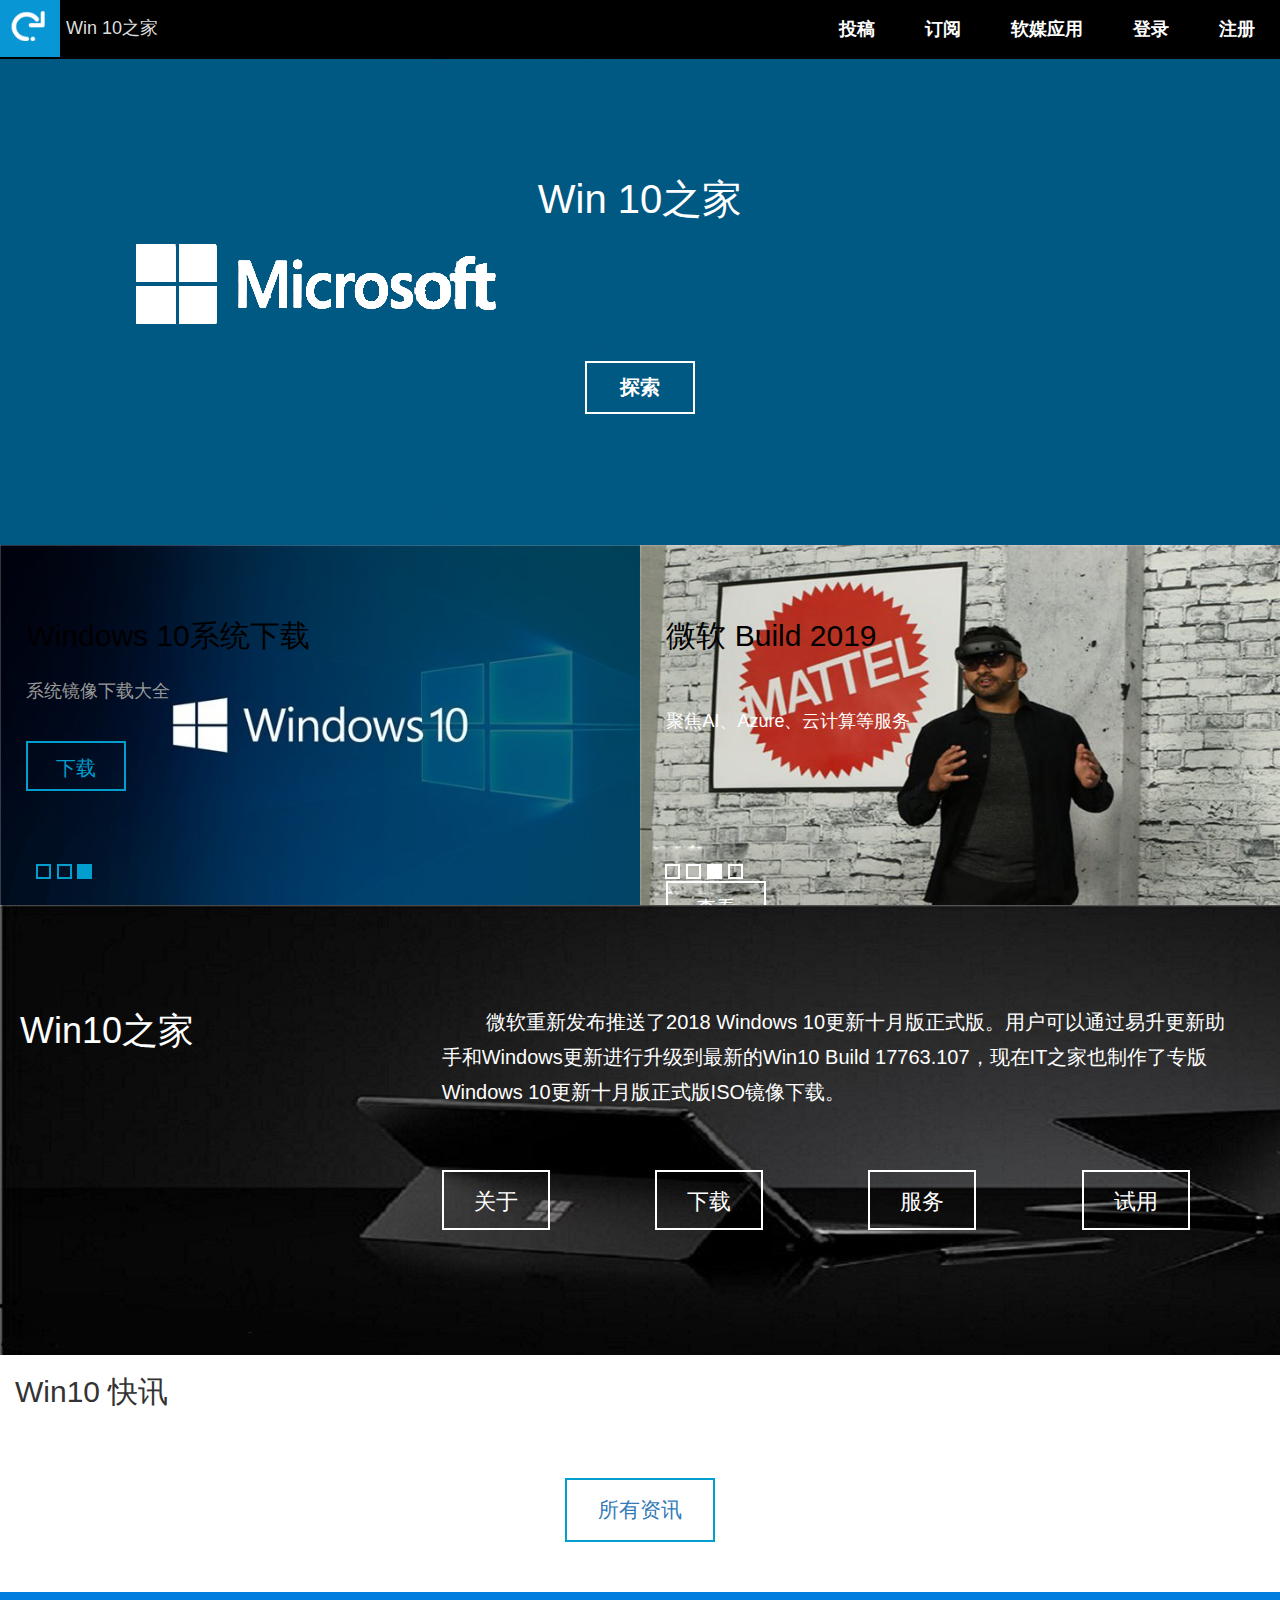
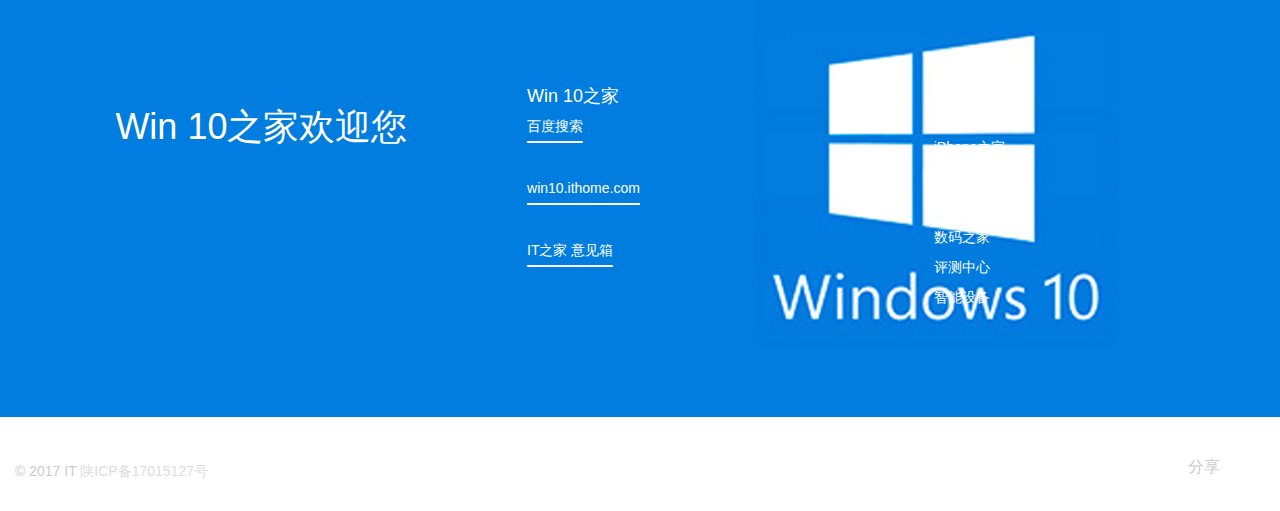
<file: index.html>
<!DOCTYPE html>
<html>
<head lang="en">
    <meta charset="UTF-8">
    <title></title>
    <meta name="viewport"
          content="width=divice-width,initial-scale=1"/>
    <link rel="stylesheet" href="css/b.css">
</head>
<body>
<nav class="navbar navbar-default navbar-fixed-top">
    <div class="container-fluid">
        <div class="navbar-header">
            <button type="button" class="navbar-toggle collapsed" data-toggle="collapse" data-target="#myCol">
                <span class="icon-bar"></span>
                <span class="icon-bar"></span>
                <span class="icon-bar"></span>
            </button>
            <a href="#" class="navbar-brand">
                <img src="imgs/imgs-index/apple-touch-icon-precomposed.png">
                <span>Win 10之家</span>
            </a>
            <div class="bg-logo">
            </div>
        </div>
        <div class="collapse navbar-collapse" id="myCol">
            <ul class="nav navbar-nav navbar-right">
                <li>
                    <a href="https://dyn.ithome.com/tougao/">投稿</a>
                </li>
                <li>
                    <a href="#">订阅</a>
                </li>
                <li>
                    <a href="https://m.ruanmei.com/">软媒应用</a>
                </li>
                <li>
                    <a href="https://my.ruanmei.com/?page=register" class="login">登录</a>
                </li>
                <li>
                    <a href="#" class="register">注册</a>
                </li>
            </ul>
        </div>
    </div>
</nav>
<div class="container-fluid">
    <!--第二部分：宣传图片-->
    <div id="top" class="row">
        <canvas id="c" height="486" width="1903">
        </canvas>
        <div id="inner" class="col-md-12">
            <h1 class="animated zoomIn">Win 10之家</h1>
            <br/>
            <br/>
            <br/>
            <br/>
            <br/>
            <a href="https://win10.ithome.com/">
                <b>探索</b>
                <span></span>
            </a>
        </div>
    </div>
    <!--第三部分：banner广告-->
    <div id="banner" class="row">
        <!--3.1左侧广告-->
        <div id="banner-left" class="carousel slide col-md-6" data-ride="carousel" data-interval="6000">
            <div class="carousel-inner">
                <div class="item">
                    <img src="imgs/imgs-index/5.png" class="img-responsive">
                    <div class="carousel-caption">
                        <h2> Windows 10软件应用</h2>
                        <h4>软件应用下载排名</h4>
                        <a href="https://win10.ithome.com/win10app/">下载</a>
                    </div>
                </div>
                <div class="item active left">
                    <img src="imgs/imgs-index/2.png" class="img-responsive">
                    <div class="carousel-caption">
                        <h2>装机必备软件大全</h2>
                        <h4>为您提供所有您需要的</h4>
                        <a href="https://www.ithome.com/bibei/">查看</a>
                    </div>
                </div>
                <div class="item next left">
                    <img src="imgs/imgs-index/1.png" class="img-responsive">
                    <div class="carousel-caption">
                        <h2> Windows 10系统下载</h2>
                        <h4>系统镜像下载大全</h4>
                        <a href="https://www.ithome.com/0/394/888.htm">下载</a>
                    </div>
                </div>
                <ul class="carousel-indicators">
                    <li data-slide-to="0" data-target="#banner-left" class=""></li>
                    <li data-slide-to="1" data-target="#banner-left" class=""></li>
                    <li data-slide-to="2" data-target="#banner-left" class="active"></li>
                </ul>
            </div>
        </div>
        <!--3.2右侧广告-->
        <div id="banner-right" class="carousel slide col-md-6" data-ride="carousel" data-interval="7000">
            <div class="carousel-inner">
                <div class="item">
                    <img src="imgs/imgs-index/1.jpg" class="img-responsive">
                    <div class="carousel-caption">
                        <h2>Linux 内核5.1系列</h2>
                        <br/><br/><br/><br/><br/><br/><br/><br/><br/><br/>
                        <a href="https://www.ithome.com/0/422/568.htm">探索</a>
                    </div>
                </div>
                <div class="item">
                    <img src="imgs/imgs-index/2.jpg" class="img-responsive">
                    <div class="carousel-caption">
                        <h2>Windows Subsystem for Linux 2（WSL2）</h2>
                        <br/>
                        <h4>为Microsoft Azure构建技术</h4>
                        <br/><br/><br/><br/><br/>
                        <a href="https://www.ithome.com/0/422/564.htm">查看</a>
                    </div>
                </div>
                <div class="item active">
                    <img src="imgs/imgs-index/3.jpg" class="img-responsive">
                    <div class="carousel-caption">
                        <h2>微软 Build 2019</h2>
                        <br/>
                        <h4>聚焦AI、Azure、云计算等服务</h4>
                        <br/><br/><br/><br/><br/>
                        <a href="https://live.ithome.com/item/422552.htm">查看</a>
                    </div>
                </div>
                <div class="item">
                    <img src="imgs/imgs-index/4.jpg" class="img-responsive">
                    <div class="carousel-caption">
                        <h2>Fedora 30正式版发布</h2>
                        <br/>
                        <h4>搭配最新GNOME 3.32</h4>
                        <br/><br/><br/><br/><br/>
                        <a href="https://www.ithome.com/0/421/996.htm">查看</a>
                    </div>
                </div>
                <ul class="carousel-indicators">
                    <li data-slide-to="0" data-target="#banner-right" class=""></li>
                    <li data-slide-to="1" data-target="#banner-right" class=""></li>
                    <li data-slide-to="2" data-target="#banner-right" class="active"></li>
                    <li data-slide-to="3" data-target="#banner-right" class=""></li>
                </ul>
            </div>
        </div>
    </div>
    <!--第四部分：主体部分-->
    <div id="main" class="row">
        <div class="col-md-12">
            <div class="dl-horizontal row">
                <div class="col-md-4 col-xs-12">
                    Win10之家
                </div>
                <div class="col-md-8 col-xs-12">
                    &nbsp;&nbsp;&nbsp;&nbsp;&nbsp;&nbsp;&nbsp;&nbsp;微软重新发布推送了2018 Windows 10更新十月版正式版。用户可以通过易升更新助手和Windows更新进行升级到最新的Win10 Build 17763.107，现在IT之家也制作了专版Windows 10更新十月版正式版ISO镜像下载。
                </div>
            </div>
            <ul class="list-inline row">
                <li class="col-md-2 col-md-offset-4 col-xs-12 col-sm-6"><a href="https://it.ithome.com/">关于</a></li>
                <li class="col-md-2 col-xs-12 col-sm-6"><a href="https://m.ruanmei.com/">下载</a></li>
                <li class="col-md-2 col-xs-12 col-sm-6"><a href="https://it.ithome.com/">服务</a></li>
                <li class="col-md-2 col-xs-12 col-sm-6"><a href="https://it.ithome.com/">试用</a></li>
            </ul>
        </div>
    </div>
    <!--第五部分：主打产品-->
    <div id="popular-bikes" class="row">

        <div class="col-md-12">
            <h2>Win10 快讯</h2>

            <div class="" id="products_hot">
            </div>
            <div class="row">
                <div class="col-md-12">
                    <a href="https://win10.ithome.com/win10news/">所有资讯</a>
                </div>
            </div>
        </div>
    </div>
    <!--第六部分：底部-->
    <div class="store row">
        <div class="col-md-4">
            <h1>Win 10之家欢迎您</h1>
        </div>
        <div class="col-md-4">
            <ul class="list-unstyled">
                <li class="local-map">
                    <h4>Win 10之家<br></h4>
                    <a href="http://www.baidu.com/">百度搜索</a>
                <li>
                    <a href="https://win10.ithome.com/">win10.ithome.com</a>
                </li>
                <li>
                    <a href="https://dyn.ithome.com/tougao/">IT之家 意见箱</a>
                </li>
            </ul>
        </div>
        <div class="col-md-4">
            <ul class="list-unstyled">
                <li>Win10之家</li>
                <li>WP之家</li>
                <li>iPhone之家</li>
                <li>iPad之家</li>
                <li>安卓之家</li>
                <li>数码之家</li>
                <li>评测中心</li>
                <li>智能设备</li>
            </ul>
        </div>
    </div>
    <!--第七部分：拷贝权限问题-->
    <footer class="row">
        <div class="col-md-11 col-xs-12">
            <p>
                © 2017 IT  <a href="#" target="_blank">陕ICP备17015127号</a>
            </p>
        </div>
        <div class="col-md-1 col-xs-12">
            <a>
                分享
                <span></span>
            </a>
            <ul class="list-unstyled">
                <li><b></b><a href="http://im.qq.com/" target="_blank">QQ</a></li>
                <li><b></b><a href="https://wx.qq.com/" target="_blank">微信</a></li>
                <li><b></b><a href="https://weibo.com/" target="_blank">新浪</a></li>
                <li><b></b><a href="http://www.renren.com/" target="_blank">人人</a></li>
                <li><b></b><a href="https://www.douban.com/" target="_blank">豆瓣</a></li>
            </ul>
        </div>
    </footer>
    <script src="js/bootlint.js"></script>
    <script src="js/bootstrap.js"></script>
</div>
</body>
</html>
</file>
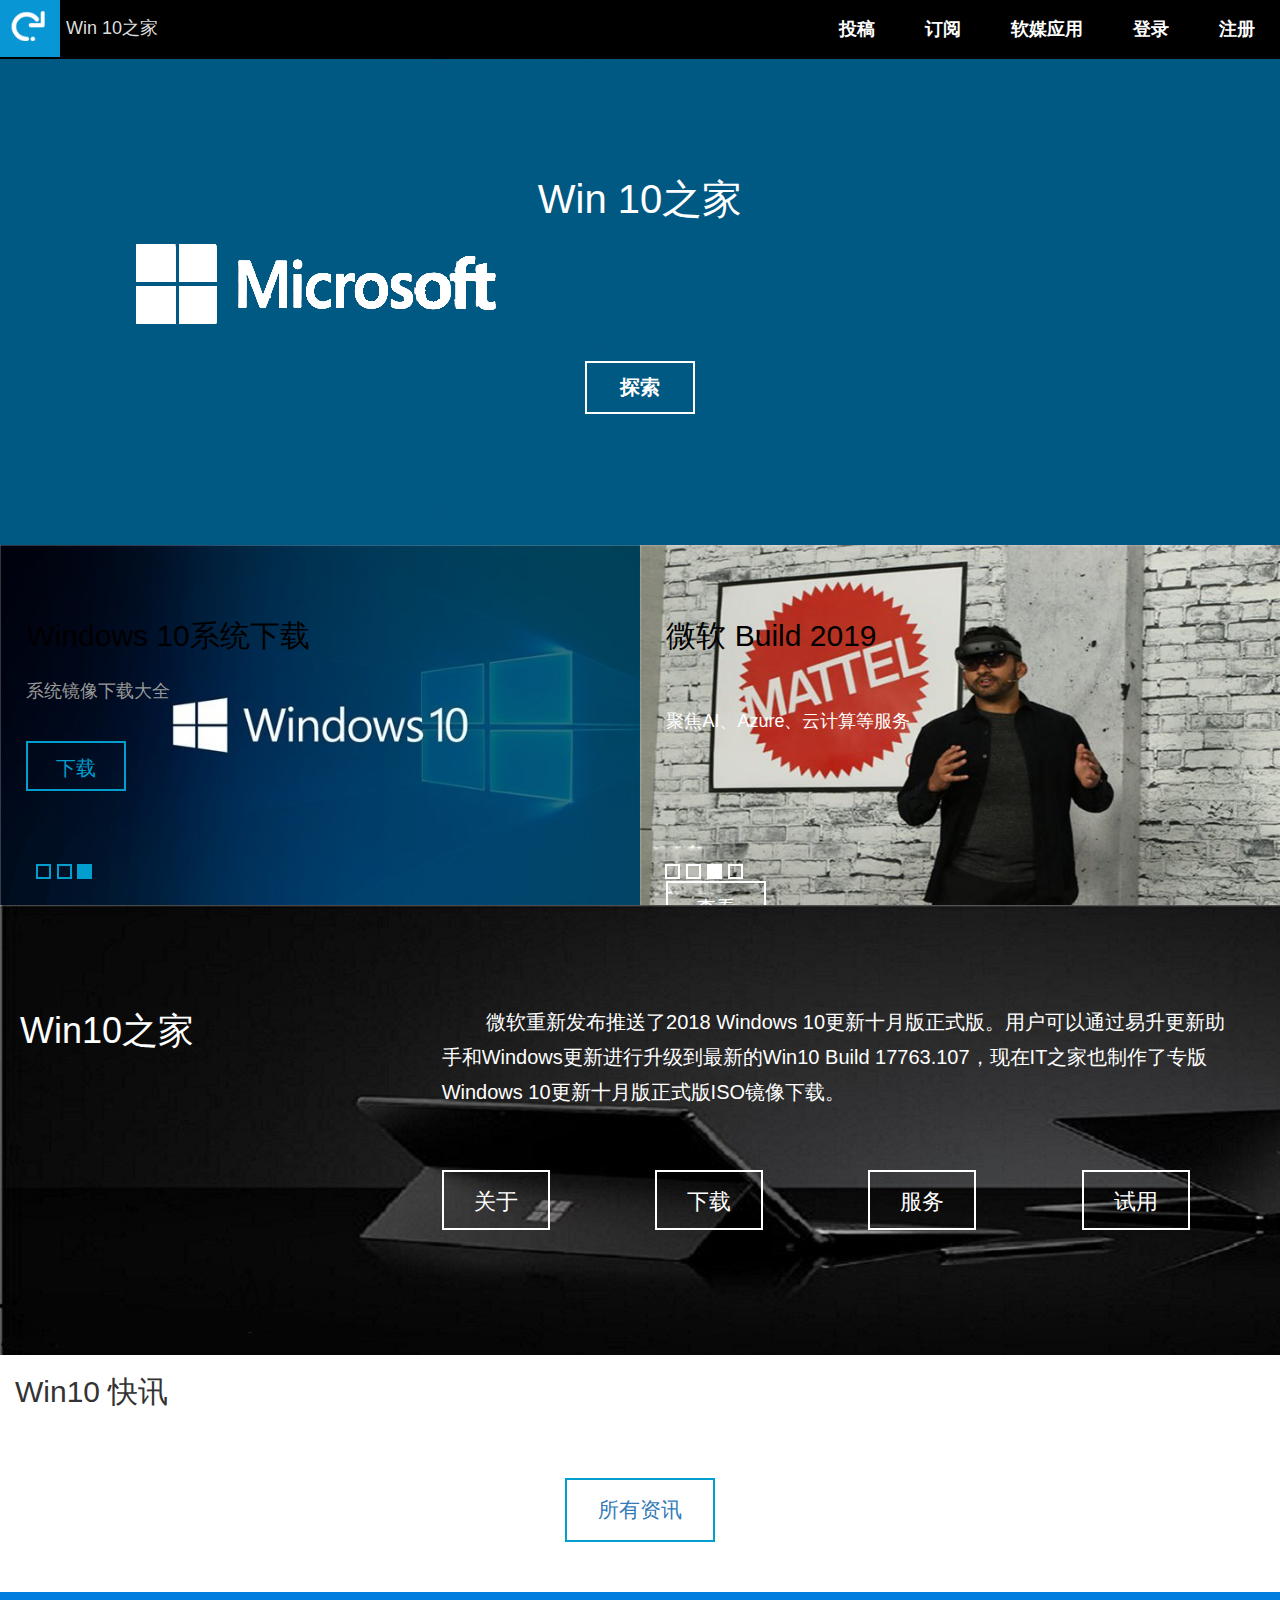
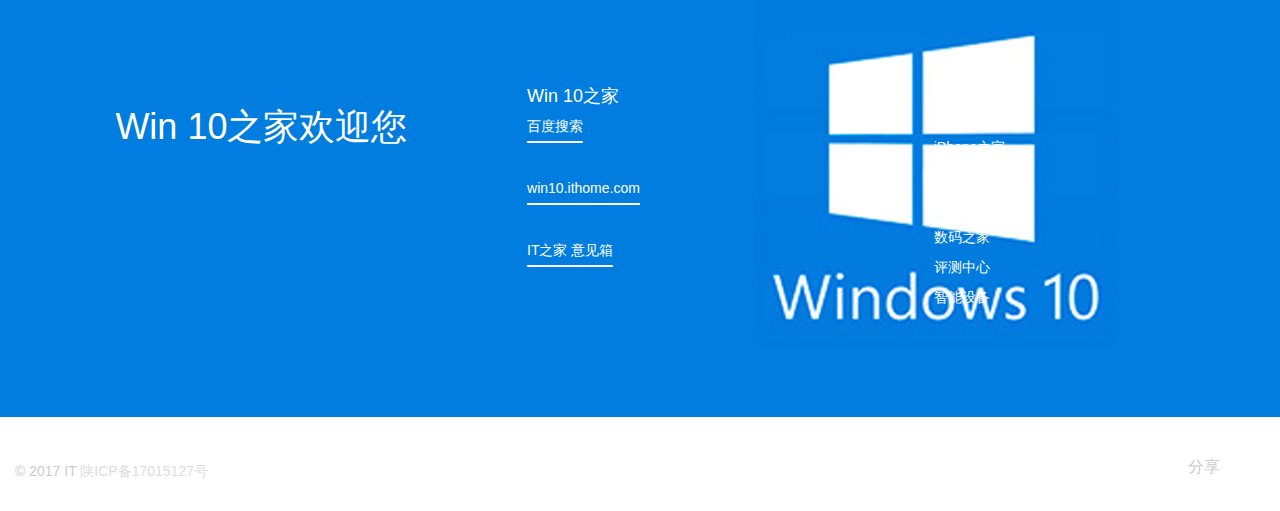
<file: Win 10.html>
<!DOCTYPE html>
<html>
<head lang="en">
    <meta charset="UTF-8">
    <title></title>
    <meta name="viewport"
          content="width=divice-width,initial-scale=1"/>
    <link rel="stylesheet" href="css/b.css">
</head>
<body>
<nav class="navbar navbar-default navbar-fixed-top">
    <div class="container-fluid">
        <div class="navbar-header">
            <button type="button" class="navbar-toggle collapsed" data-toggle="collapse" data-target="#myCol">
                <span class="icon-bar"></span>
                <span class="icon-bar"></span>
                <span class="icon-bar"></span>
            </button>
            <a href="#" class="navbar-brand">
                <img src="imgs/imgs-index/apple-touch-icon-precomposed.png">
                <span>Win 10之家</span>
            </a>
            <div class="bg-logo">
            </div>
        </div>
        <div class="collapse navbar-collapse" id="myCol">
            <ul class="nav navbar-nav navbar-right">
                <li>
                    <a href="https://dyn.ithome.com/tougao/">投稿</a>
                </li>
                <li>
                    <a href="#">订阅</a>
                </li>
                <li>
                    <a href="https://m.ruanmei.com/">软媒应用</a>
                </li>
                <li>
                    <a href="https://my.ruanmei.com/?page=register" class="login">登录</a>
                </li>
                <li>
                    <a href="#" class="register">注册</a>
                </li>
            </ul>
        </div>
    </div>
</nav>
<div class="container-fluid">
    <!--第二部分：宣传图片-->
    <div id="top" class="row">
        <canvas id="c" height="486" width="1903">
        </canvas>
        <div id="inner" class="col-md-12">
            <h1 class="animated zoomIn">Win 10之家</h1>
            <br/>
            <br/>
            <br/>
            <br/>
            <br/>
            <a href="https://win10.ithome.com/">
                <b>探索</b>
                <span></span>
            </a>
        </div>
    </div>
    <!--第三部分：banner广告-->
    <div id="banner" class="row">
        <!--3.1左侧广告-->
        <div id="banner-left" class="carousel slide col-md-6" data-ride="carousel" data-interval="6000">
            <div class="carousel-inner">
                <div class="item">
                    <img src="imgs/imgs-index/5.png" class="img-responsive">
                    <div class="carousel-caption">
                        <h2> Windows 10软件应用</h2>
                        <h4>软件应用下载排名</h4>
                        <a href="https://win10.ithome.com/win10app/">下载</a>
                    </div>
                </div>
                <div class="item active left">
                    <img src="imgs/imgs-index/2.png" class="img-responsive">
                    <div class="carousel-caption">
                        <h2>装机必备软件大全</h2>
                        <h4>为您提供所有您需要的</h4>
                        <a href="https://www.ithome.com/bibei/">查看</a>
                    </div>
                </div>
                <div class="item next left">
                    <img src="imgs/imgs-index/1.png" class="img-responsive">
                    <div class="carousel-caption">
                        <h2> Windows 10系统下载</h2>
                        <h4>系统镜像下载大全</h4>
                        <a href="https://www.ithome.com/0/394/888.htm">下载</a>
                    </div>
                </div>
                <ul class="carousel-indicators">
                    <li data-slide-to="0" data-target="#banner-left" class=""></li>
                    <li data-slide-to="1" data-target="#banner-left" class=""></li>
                    <li data-slide-to="2" data-target="#banner-left" class="active"></li>
                </ul>
            </div>
        </div>
        <!--3.2右侧广告-->
        <div id="banner-right" class="carousel slide col-md-6" data-ride="carousel" data-interval="7000">
            <div class="carousel-inner">
                <div class="item">
                    <img src="imgs/imgs-index/1.jpg" class="img-responsive">
                    <div class="carousel-caption">
                        <h2>Linux 内核5.1系列</h2>
                        <br/><br/><br/><br/><br/><br/><br/><br/><br/><br/>
                        <a href="https://www.ithome.com/0/422/568.htm">探索</a>
                    </div>
                </div>
                <div class="item">
                    <img src="imgs/imgs-index/2.jpg" class="img-responsive">
                    <div class="carousel-caption">
                        <h2>Windows Subsystem for Linux 2（WSL2）</h2>
                        <br/>
                        <h4>为Microsoft Azure构建技术</h4>
                        <br/><br/><br/><br/><br/>
                        <a href="https://www.ithome.com/0/422/564.htm">查看</a>
                    </div>
                </div>
                <div class="item active">
                    <img src="imgs/imgs-index/3.jpg" class="img-responsive">
                    <div class="carousel-caption">
                        <h2>微软 Build 2019</h2>
                        <br/>
                        <h4>聚焦AI、Azure、云计算等服务</h4>
                        <br/><br/><br/><br/><br/>
                        <a href="https://live.ithome.com/item/422552.htm">查看</a>
                    </div>
                </div>
                <div class="item">
                    <img src="imgs/imgs-index/4.jpg" class="img-responsive">
                    <div class="carousel-caption">
                        <h2>Fedora 30正式版发布</h2>
                        <br/>
                        <h4>搭配最新GNOME 3.32</h4>
                        <br/><br/><br/><br/><br/>
                        <a href="https://www.ithome.com/0/421/996.htm">查看</a>
                    </div>
                </div>
                <ul class="carousel-indicators">
                    <li data-slide-to="0" data-target="#banner-right" class=""></li>
                    <li data-slide-to="1" data-target="#banner-right" class=""></li>
                    <li data-slide-to="2" data-target="#banner-right" class="active"></li>
                    <li data-slide-to="3" data-target="#banner-right" class=""></li>
                </ul>
            </div>
        </div>
    </div>
    <!--第四部分：主体部分-->
    <div id="main" class="row">
        <div class="col-md-12">
            <div class="dl-horizontal row">
                <div class="col-md-4 col-xs-12">
                    Win10之家
                </div>
                <div class="col-md-8 col-xs-12">
                    &nbsp;&nbsp;&nbsp;&nbsp;&nbsp;&nbsp;&nbsp;&nbsp;微软重新发布推送了2018 Windows 10更新十月版正式版。用户可以通过易升更新助手和Windows更新进行升级到最新的Win10 Build 17763.107，现在IT之家也制作了专版Windows 10更新十月版正式版ISO镜像下载。
                </div>
            </div>
            <ul class="list-inline row">
                <li class="col-md-2 col-md-offset-4 col-xs-12 col-sm-6"><a href="https://it.ithome.com/">关于</a></li>
                <li class="col-md-2 col-xs-12 col-sm-6"><a href="https://m.ruanmei.com/">下载</a></li>
                <li class="col-md-2 col-xs-12 col-sm-6"><a href="https://it.ithome.com/">服务</a></li>
                <li class="col-md-2 col-xs-12 col-sm-6"><a href="https://it.ithome.com/">试用</a></li>
            </ul>
        </div>
    </div>
    <!--第五部分：主打产品-->
    <div id="popular-bikes" class="row">

        <div class="col-md-12">
            <h2>Win10 快讯</h2>

            <div class="" id="products_hot">
            </div>
            <div class="row">
                <div class="col-md-12">
                    <a href="https://win10.ithome.com/win10news/">所有资讯</a>
                </div>
            </div>
        </div>
    </div>
    <!--第六部分：底部-->
    <div class="store row">
        <div class="col-md-4">
            <h1>Win 10之家欢迎您</h1>
        </div>
        <div class="col-md-4">
            <ul class="list-unstyled">
                <li class="local-map">
                    <h4>Win 10之家<br></h4>
                    <a href="http://www.baidu.com/">百度搜索</a>
                <li>
                    <a href="https://win10.ithome.com/">win10.ithome.com</a>
                </li>
                <li>
                    <a href="https://dyn.ithome.com/tougao/">IT之家 意见箱</a>
                </li>
            </ul>
        </div>
        <div class="col-md-4">
            <ul class="list-unstyled">
                <li>Win10之家</li>
                <li>WP之家</li>
                <li>iPhone之家</li>
                <li>iPad之家</li>
                <li>安卓之家</li>
                <li>数码之家</li>
                <li>评测中心</li>
                <li>智能设备</li>
            </ul>
        </div>
    </div>
    <!--第七部分：拷贝权限问题-->
    <footer class="row">
        <div class="col-md-11 col-xs-12">
            <p>
                © 2017 IT  <a href="#" target="_blank">陕ICP备17015127号</a>
            </p>
        </div>
        <div class="col-md-1 col-xs-12">
            <a>
                分享
                <span></span>
            </a>
            <ul class="list-unstyled">
                <li><b></b><a href="http://im.qq.com/" target="_blank">QQ</a></li>
                <li><b></b><a href="https://wx.qq.com/" target="_blank">微信</a></li>
                <li><b></b><a href="https://weibo.com/" target="_blank">新浪</a></li>
                <li><b></b><a href="http://www.renren.com/" target="_blank">人人</a></li>
                <li><b></b><a href="https://www.douban.com/" target="_blank">豆瓣</a></li>
            </ul>
        </div>
    </footer>
    <script src="js/bootlint.js"></script>
    <script src="js/bootstrap.js"></script>
</div>
</body>
</html>
</file>
<file: css/b.css>
@import "b.css";
body {
    padding-top: 59px;
}
nav {
    width: 100%;
    height: 59px;
    background: #000;
    padding: 0;
    border-bottom-width: 0 !important;
}
nav a.navbar-brand {
    position: relative;
    z-index: 100;
    padding: 0;
}
nav a.navbar-brand span {
    display: inline-block;
    line-height: 57px;
    margin-left: 10px;
    color: #ddd;
}
nav a.navbar-brand img {
    width: 45px;
    margin-top: -6px;
    margin-left: 6px;
    -webkit-transition: transform 0.5s linear;
    -moz-transition: transform 0.5s linear;
    -o-transition: transform 0.5s linear;
    transition: transform 0.5s linear;
}
@media (max-width: 767px) {
    nav a.navbar-brand img {
        width: 34px !important;
    }
}
nav a.navbar-brand img:hover {
    -webkit-transform: rotate(360deg);
    -moz-transform: rotate(360deg);
    -ms-transform: rotate(360deg);
    -o-transform: rotate(360deg);
    transform: rotate(360deg);
}
nav div.navbar-header {
    position: relative;
}
nav div.bg-logo {
    width: 60px;
    height: 57px;
    background: #0996d4;
    position: absolute;
    top: 0;
    left: -15px;
    z-index: 0;
}
@media (max-width: 767px) {
    nav div.navbar-header {
        height: 57px;
    }
}
nav #myCol > ul > li > a {
    color: #fff;
    display: inline-block;
    padding: 0 25px;
    line-height: 59px;
    font-weight: bold;
    font-size: 18px;
    -webkit-transition: background .3s linear;
    -moz-transition: background .3s linear;
    -o-transition: background .3s linear;
    transition: background .3s linear;
}
nav #myCol > ul > #search {
    position: relative;
}
nav #myCol > ul > #search div {
    position: absolute;
    left: 0;
    bottom: -45px;
    z-index: 1500;
}
nav #myCol > ul > #search div input {
    background: #5BC0DE;
    width: 300px;
    height: 40px;
    border-radius: 20px;
    outline: 0;
    padding: 0 20px;
    color: #000;
    font-size: 1.3em;
}
nav #myCol > ul > #search div .serach_btn {
    position: absolute;
    top: 12px;
    right: 15px;
    color: #000;
    font-size: 1.2em;
}
nav #myCol > ul > #search div ul.search_tips {
    width: 300px;
    height: 200px;
    border-radius: 20px;
    background: #ddd;
    position: absolute;
    top: 50px;
    right: 0;
    padding: 15px 20px;
    overflow: hidden;
}
nav #myCol > ul > #search div ul.search_tips li {
    line-height: 30px;
    font-size: 1.2em;
    position: relative;
}
nav #myCol > ul > #search div ul.search_tips li img {
    position: absolute;
    top: 0;
    right: -10px;
    width: 100px;
}
nav #myCol > ul > li:hover > a {
    background: #029ece;
}
nav #myCol > ul > li.active > a {
    background: #fff;
    color: #000;
}
@media (max-width: 767px) {
    nav #myCol {
        background: #000;
        opacity: .9;
    }
    nav #myCol > ul > li > a {
        display: block;
    }
}
#modal {
    position: fixed;
    top: 0;
    right: 0;
    bottom: 0;
    left: 0;
    background: rgba(70, 70, 70, 0.8);
    z-index: 300;
}
#modal form {
    width: 30%;
    height: 400px;
    position: absolute;
    top: 0;
    right: 0;
    bottom: 0;
    left: 0;
    margin: auto;
    background: #555;
    padding: 50px 20px;
    border-radius: 5px;
    text-align: center;
}
#modal form #login_bg {
    position: absolute;
    top: 0;
    left: 0;
    width: 100%;
    height: 100%;
    padding: 0;
}
#modal form #login_bg img {
    position: absolute;
    top: 0;
    left: 0;
    opacity: 0;
    z-index: 0;
    width: 100%;
    height: 100%;
    -webkit-transition: all 1s linear;
    -moz-transition: all 1s linear;
    -o-transition: all 1s linear;
    transition: all 1s linear;
}
#modal form #login_bg img:first-child {
    opacity: 1;
}
#modal form #uname,
#modal form #upwd,
#modal form #btn {
    width: 80%;
    height: 40px;
    margin: 10px 0;
    padding: 3%;
    outline: none;
    position: relative;
    z-index: 200;
}
#modal form h3 {
    text-align: center;
    color: #fff;
    position: relative;
    z-index: 200;
}
#modal form h4 {
    color: red;
    margin-bottom: 5px;
    position: relative;
    z-index: 200;
}
#modal form #btn {
    padding-top: 0;
    padding-bottom: 0;
    font-weight: bold;
    font-size: 1.4em;
    line-height: 40px;
    border-radius: 0;
}
#modal form div {
    padding: 10px 10%;
    text-align: left;
    position: relative;
    z-index: 200;
}
#modal form div a:last-child {
    float: right;
}
@media (max-width: 767px) {
    #modal form {
        width: 90%;
    }
}
@media (max-width: 767px) {
    #modal {
        z-index: 1500;
    }
}
.hide {
    display: none;
}
#top {
    height: 486px;
    background: url(../imgs/imgs-index/6.png);
    position: relative;
}
#top > #inner {
    width: 320px;
    height: 150px;
    position: absolute;
    top: 0;
    left: 0;
    right: 0;
    bottom: 0;
    margin: auto;
}
#top > #inner > h1 {
    color: #fff;
    font-size: 40px;
    text-align: center;
    margin-top: -50px;
}
#top > #inner > h4 {
    color: #fff;
    text-align: center;
}
#top > #inner > a {
    display: block;
    color: #fff;
    border: 2px solid #fff;
    margin: 30px 90px;
    font-size: 20px;
    text-decoration: none;
    text-align: center;
    padding: 10px 0;
    position: relative;
}
#top > #inner > a b {
    position: relative;
    z-index: 50;
}
#top > #inner > a span {
    position: absolute;
    top: 0;
    left: 0;
    height: 50px;
    background: #029ece;
    z-index: 0;
}
#top > #inner a:hover > span {
    -webkit-animation: explore .5s linear;
    -o-animation: explore .5s linear;
    -moz-animation: explore .5s linear;
    animation: explore .5s linear;
    -webkit-animation-fill-mode: forwards;
    -moz-animation-fill-mode: both;
    -o-animation-fill-mode: both;
    animation-fill-mode: both;
}
#top > #inner a:hover {
    border-color: transparent;
}
@keyframes explore {
    0% {
        width: 0;
        border: 2px solid #029ece;
    }
    100% {
        width: 100%;
        border: 2px solid #029ece;
    }
}
#banner {
    height: auto;
}
#banner #banner-left {
    padding: 0;
}
#banner #banner-left ul.carousel-indicators > li {
    border-color: #029ece;
}
#banner #banner-left ul.carousel-indicators > li.active {
    background-color: #029ece;
}
@media (max-width: 767px) {
    #banner #banner-left ul.carousel-indicators {
        margin-left: -23% !important;
    }
}
#banner #banner-right {
    padding: 0;
}
#banner #banner-right div.carousel-caption h4 {
    color: #fff;
}
#banner #banner-right div.carousel-caption a {
    color: #fff;
    border-color: #fff;
}
#banner #banner-right div.carousel-caption a:hover {
    background: #fff;
    color: #000;
    -webkit-transition: background .3s linear;
    -moz-transition: background .3s linear;
    -o-transition: background .3s linear;
    transition: background .3s linear;
}
@media (max-width: 767px) {
    #banner #banner-right ul.carousel-indicators {
        margin-left: -23% !important;
    }
}
#banner div.item {
    padding: 0;
}
#banner div.item div.carousel-caption {
    text-align: left;
    padding-left: 20px;
    padding-top: 50px;
}
#banner div.item div.carousel-caption h2 {
    color: #000;
}
#banner div.item div.carousel-caption h4 {
    margin-top: 30px;
    color: #999;
}
#banner div.item div.carousel-caption a {
    display: block;
    width: 100px;
    height: 50px;
    line-height: 50px;
    text-align: center;
    padding: 0 20px;
    font-size: 20px;
    border: 2px solid #029ece;
    margin-top: 40px;
    text-decoration: none;
    color: #029ece;
}
#banner div.item div.carousel-caption a:hover {
    color: #fff;
    background: #029ece;
    -webkit-transition: background .3s linear;
    -moz-transition: background .3s linear;
    -o-transition: background .3s linear;
    transition: background .3s linear;
}
@media (max-width: 767px) {
    #banner div.item div.carousel-caption {
        padding-top: 20px;
    }
    #banner div.item div.carousel-caption h4 {
        margin-top: 20px;
    }
    #banner div.item div.carousel-caption a {
        margin-top: 20px;
    }
}
#banner img {
    width: 100%;
}
#banner div.carousel-caption {
    top: 1%;
    left: 1%;
}
#main {
    height: 450px;
    background: url(../imgs/imgs-index/4.png);
}
#main div.dl-horizontal {
    margin-top: 100px;
}
#main div.dl-horizontal div.col-md-4 {
    font-size: 36px;
    color: #fff;
    text-align: left;
    padding-left: 20px;
}
#main div.dl-horizontal div.col-md-8.col-xs-12 {
    font-size: 20px;
    color: #fff;
    padding-right: 40px;
    line-height: 35px;
    padding-bottom: 60px;
}
@media (max-width: 767px) {
    #main div.dl-horizontal div.col-md-8.col-xs-12 {
        padding-bottom: 5px;
        font-size: 18px;
        width: 100%;
    }
    #main div.dl-horizontal div.col-md-4 {
        font-size: 30px;
    }
}
@media (max-width: 767px) {
    #main div.dl-horizontal {
        margin-top: 10px;
    }
    #main div.dl-horizontal div.col-md-8.col-xs-12 {
        font-size: 1.3em;
        line-height: 30px;
        margin-top: 10px;
    }
}
#main ul li > a {
    display: inline-block;
    height: 60px;
    line-height: 60px;
    padding: 0 30px;
    border: 2px solid #fff;
    margin-right: 45px;
    text-align: center;
    color: #fff;
    font-size: 22px;
    text-decoration: none;
}
@media (max-width: 767px) {
    #main ul li > a {
        display: block;
        text-align: center;
        margin: 5px;
        font-size: 20px;
        height: 40px;
        line-height: 40px;
    }
}
@media (min-width: 768px) and (max-width: 992px) {
    #main ul li > a {
        display: block;
        text-align: center;
        margin: 5px;
        font-size: 20px;
        height: 40px;
        line-height: 40px;
    }
}
#main ul a:hover {
    background: #fff;
    color: #000;
    -webkit-transition: background .3s linear;
    -moz-transition: background .3s linear;
    -o-transition: background .3s linear;
    transition: background .3s linear;
}
#popular-bikes div.col-md-12 > a {
    text-align: center;
    display: block;
    font-size: 1.5em;
    text-decoration: none;
    padding: 15px 20px;
    width: 150px;
    margin: 60px auto 50px;
    border: 2px solid #029ece;
}
#popular-bikes div.col-md-12 > a:hover {
    background: #029ece;
    color: #fff;
    -webkit-transition: background .3s linear;
    -moz-transition: background .3s linear;
    -o-transition: background .3s linear;
    transition: background .3s linear;
}
div.store {
    min-height: 425px;
    padding: 80px 30px;
    color: #fff;
    background: url(../imgs/imgs-index/7.png);
    box-sizing: border-box;
}
div.store h1 {
    line-height: 70px;
}
div.store div.col-md-4 {
    padding-left: 7%;
}
div.store ul > li {
    padding: 5px;
}
div.store a {
    color: #fff;
    display: inline-block;
    text-decoration: none;
    padding-bottom: 5px;
    border-bottom: 2px solid #fff;
    margin-bottom: 25px;
    box-sizing: border-box;
    -webkit-transition: all 0.2s ease-in-out;
    -moz-transition: all 0.2s ease-in-out;
    -o-transition: all 0.2s ease-in-out;
    transition: all 0.2s ease-in-out;
}
div.store a:hover {
    border-bottom-color: transparent;
    color: #029ece;
}
div.store li.local-map {
    position: relative;
}
div.store li.local-map div.map {
    padding: 5px;
    background: #ddd;
    width: 500px;
    height: 400px;
    position: absolute;
    top: -50px;
    left: 100px;
    z-index: 100;
}
@media (max-width: 767px) {
    div.store li.local-map div.map {
        width: 300px;
        height: 230px;
        left: 20px;
    }
}
footer {
    height: 80px;
}
footer p {
    line-height: 80px;
    color: #ccc;
}
footer p > a {
    text-decoration: none;
    color: #ddd;
}
footer p > a:hover {
    text-decoration: none;
}
@media (max-width: 767px) {
    footer p {
        text-align: center;
        line-height: 50px;
    }
}
footer div.col-md-1 {
    position: relative;
    bottom: -10px;
}
footer div.col-md-1 > a {
    display: block;
    line-height: 80px;
    font-size: 16px;
    text-decoration: none;
    color: #ccc;
}
@media (max-width: 767px) {
    footer div.col-md-1 > a {
        text-align: center;
        line-height: 30px;
    }
}
footer div.col-md-1 ul {
    width: 110px;
    height: 150px;
    border: 1px solid #ccc;
    display: none;
    position: absolute;
    top: -130px;
    right: 15px;
    background: #fff;
}
footer div.col-md-1 ul li {
    position: relative;
    padding-left: 40px;
}
footer div.col-md-1 ul li a {
    height: 30px;
    line-height: 30px;
}
footer div.col-md-1 ul li:hover {
    background-color: #029ece;
}
footer div.col-md-1 ul li:hover a {
    color: #fff;
}
@media (max-width: 767px) {
    footer div.col-md-1 ul {
        right: 30%;
        top: -150px;
    }
}
footer div.col-md-1:hover a {
    color: #029ece;
    text-decoration: none;
}
footer div.col-md-1:hover ul {
    display: block;
}




html {
    font-family: sans-serif;
    -ms-text-size-adjust: 100%;
    -webkit-text-size-adjust: 100%;
}
body {
    margin: 0;
}


button,
html input[type="button"],
input[type="reset"],
input[type="submit"] {
    -webkit-appearance: button;
    cursor: pointer;
}




* {
    -webkit-box-sizing: border-box;
    -moz-box-sizing: border-box;
    box-sizing: border-box;
}
*:before,
*:after {
    -webkit-box-sizing: border-box;
    -moz-box-sizing: border-box;
    box-sizing: border-box;
}
html {
    font-size: 10px;
    -webkit-tap-highlight-color: rgba(0, 0, 0, 0);
}
body {
    font-family: "Helvetica Neue", Helvetica, Arial, sans-serif;
    font-size: 14px;
    line-height: 1.42857143;
    color: #333333;
    background-color: #ffffff;
}

a {
    color: #337ab7;
    text-decoration: none;
}
a:hover,
a:focus {
    color: #23527c;
    text-decoration: underline;
}
a:focus {
    outline-offset: -2px;
}
figure {
    margin: 0;
}
img {
    vertical-align: middle;
}




h1,
h2,
h4,
.h1,
.h2,
.h4{
    font-family: inherit;
    font-weight: 500;
    line-height: 1.1;
    color: inherit;
}
h1 .small,
h2 .small,
h4 .small,
.h1 .small,
.h2 .small,
.h4 .small{
    font-weight: normal;
    line-height: 1;
    color: #777777;
}
h1,
.h1,
h2,
.h2{
    margin-top: 20px;
    margin-bottom: 10px;
}
h1 .small,
.h1 .small,
h2 .small,
.h2 .small{
    font-size: 65%;
}
h4,
.h4{
    margin-top: 10px;
    margin-bottom: 10px;
}
h4 .small,
.h4 .small {
    font-size: 75%;
}
h1,
.h1 {
    font-size: 36px;
}
h2,
.h2 {
    font-size: 30px;
}

h4,
.h4 {
    font-size: 18px;
}

ul,
ol {
    margin-top: 0;
    margin-bottom: 10px;
}
ul ul,
ol ul,
ul ol,
ol ol {
    margin-bottom: 0;
}
.list-unstyled {
    padding-left: 0;
    list-style: none;
}
.list-inline {
    padding-left: 0;
    list-style: none;
    margin-left: -5px;
}






@media (min-width: 1200px) {
    .container {
        width: 1170px;
    }
}
.container-fluid {
    margin-right: auto;
    margin-left: auto;
    padding-left: 15px;
    padding-right: 15px;
}
.row {
    margin-left: -15px;
    margin-right: -15px;
}
.col-xs-1, .col-sm-1, .col-md-1, .col-lg-1, .col-xs-2, .col-sm-2, .col-md-2, .col-lg-2, .col-xs-3, .col-sm-3, .col-md-3, .col-lg-3, .col-xs-4, .col-sm-4, .col-md-4, .col-lg-4, .col-xs-5, .col-sm-5, .col-md-5, .col-lg-5, .col-xs-6, .col-sm-6, .col-md-6, .col-lg-6, .col-xs-7, .col-sm-7, .col-md-7, .col-lg-7, .col-xs-8, .col-sm-8, .col-md-8, .col-lg-8, .col-xs-9, .col-sm-9, .col-md-9, .col-lg-9, .col-xs-10, .col-sm-10, .col-md-10, .col-lg-10, .col-xs-11, .col-sm-11, .col-md-11, .col-lg-11, .col-xs-12, .col-sm-12, .col-md-12, .col-lg-12 {
    position: relative;
    min-height: 1px;
    padding-left: 15px;
    padding-right: 15px;
}
.col-xs-1, .col-xs-2, .col-xs-3, .col-xs-4, .col-xs-5, .col-xs-6, .col-xs-7, .col-xs-8, .col-xs-9, .col-xs-10, .col-xs-11, .col-xs-12 {
    float: left;
}
.col-xs-12 {
    width: 100%;
}
.col-xs-11 {
    width: 91.66666667%;
}
.col-xs-10 {
    width: 83.33333333%;
}
.col-xs-9 {
    width: 75%;
}
.col-xs-8 {
    width: 66.66666667%;
}
.col-xs-7 {
    width: 58.33333333%;
}
.col-xs-6 {
    width: 50%;
}
.col-xs-5 {
    width: 41.66666667%;
}
.col-xs-4 {
    width: 33.33333333%;
}
.col-xs-3 {
    width: 25%;
}
.col-xs-2 {
    width: 16.66666667%;
}
.col-xs-1 {
    width: 8.33333333%;
}
.col-xs-pull-12 {
    right: 100%;
}
.col-xs-pull-11 {
    right: 91.66666667%;
}
.col-xs-pull-10 {
    right: 83.33333333%;
}
.col-xs-pull-9 {
    right: 75%;
}
.col-xs-pull-8 {
    right: 66.66666667%;
}
.col-xs-pull-7 {
    right: 58.33333333%;
}
.col-xs-pull-6 {
    right: 50%;
}
.col-xs-pull-5 {
    right: 41.66666667%;
}
.col-xs-pull-4 {
    right: 33.33333333%;
}
.col-xs-pull-3 {
    right: 25%;
}
.col-xs-pull-2 {
    right: 16.66666667%;
}
.col-xs-pull-1 {
    right: 8.33333333%;
}
.col-xs-pull-0 {
    right: auto;
}
.col-xs-push-12 {
    left: 100%;
}
.col-xs-push-11 {
    left: 91.66666667%;
}
.col-xs-push-10 {
    left: 83.33333333%;
}
.col-xs-push-9 {
    left: 75%;
}
.col-xs-push-8 {
    left: 66.66666667%;
}
.col-xs-push-7 {
    left: 58.33333333%;
}
.col-xs-push-6 {
    left: 50%;
}
.col-xs-push-5 {
    left: 41.66666667%;
}
.col-xs-push-4 {
    left: 33.33333333%;
}
.col-xs-push-3 {
    left: 25%;
}
.col-xs-push-2 {
    left: 16.66666667%;
}
.col-xs-push-1 {
    left: 8.33333333%;
}
.col-xs-push-0 {
    left: auto;
}
.col-xs-offset-12 {
    margin-left: 100%;
}
.col-xs-offset-11 {
    margin-left: 91.66666667%;
}
.col-xs-offset-10 {
    margin-left: 83.33333333%;
}
.col-xs-offset-9 {
    margin-left: 75%;
}
.col-xs-offset-8 {
    margin-left: 66.66666667%;
}
.col-xs-offset-7 {
    margin-left: 58.33333333%;
}
.col-xs-offset-6 {
    margin-left: 50%;
}
.col-xs-offset-5 {
    margin-left: 41.66666667%;
}
.col-xs-offset-4 {
    margin-left: 33.33333333%;
}
.col-xs-offset-3 {
    margin-left: 25%;
}
.col-xs-offset-2 {
    margin-left: 16.66666667%;
}
.col-xs-offset-1 {
    margin-left: 8.33333333%;
}

@media (min-width: 992px) {
    .col-md-1, .col-md-2, .col-md-3, .col-md-4, .col-md-5, .col-md-6, .col-md-7, .col-md-8, .col-md-9, .col-md-10, .col-md-11, .col-md-12 {
        float: left;
    }
    .col-md-12 {
        width: 100%;
    }
    .col-md-11 {
        width: 91.66666667%;
        height: 100%;
    }
    .col-md-10 {
        width: 83.33333333%;
    }
    .col-md-9 {
        width: 75%;
    }
    .col-md-8 {
        width: 66.66666667%;
    }
    .col-md-7 {
        width: 58.33333333%;
    }
    .col-md-6 {
        width: 50%;
    }
    .col-md-5 {
        width: 41.66666667%;
    }
    .col-md-4 {
        width: 33.33333333%;
    }
    .col-md-3 {
        width: 25%;
    }
    .col-md-2 {
        width: 16.66666667%;
    }
    .col-md-1 {
        width: 8.33333333%;
    }
    .col-md-pull-12 {
        right: 100%;
    }
    .col-md-pull-11 {
        right: 91.66666667%;
    }
    .col-md-pull-10 {
        right: 83.33333333%;
    }
    .col-md-pull-9 {
        right: 75%;
    }
    .col-md-pull-8 {
        right: 66.66666667%;
    }
    .col-md-pull-7 {
        right: 58.33333333%;
    }
    .col-md-pull-6 {
        right: 50%;
    }
    .col-md-pull-5 {
        right: 41.66666667%;
    }
    .col-md-pull-4 {
        right: 33.33333333%;
    }
    .col-md-pull-3 {
        right: 25%;
    }
    .col-md-pull-2 {
        right: 16.66666667%;
    }
    .col-md-pull-1 {
        right: 8.33333333%;
    }
    .col-md-pull-0 {
        right: auto;
    }
    .col-md-push-12 {
        left: 100%;
    }
    .col-md-push-11 {
        left: 91.66666667%;
    }
    .col-md-push-10 {
        left: 83.33333333%;
    }
    .col-md-push-9 {
        left: 75%;
    }
    .col-md-push-8 {
        left: 66.66666667%;
    }
    .col-md-push-7 {
        left: 58.33333333%;
    }
    .col-md-push-6 {
        left: 50%;
    }
    .col-md-push-5 {
        left: 41.66666667%;
    }
    .col-md-push-4 {
        left: 33.33333333%;
    }
    .col-md-push-3 {
        left: 25%;
    }
    .col-md-push-2 {
        left: 16.66666667%;
    }
    .col-md-push-1 {
        left: 8.33333333%;
    }
    .col-md-push-0 {
        left: auto;
    }
    .col-md-offset-12 {
        margin-left: 100%;
    }
    .col-md-offset-11 {
        margin-left: 91.66666667%;
    }
    .col-md-offset-10 {
        margin-left: 83.33333333%;
    }
    .col-md-offset-9 {
        margin-left: 75%;
    }
    .col-md-offset-8 {
        margin-left: 66.66666667%;
    }
    .col-md-offset-7 {
        margin-left: 58.33333333%;
    }
    .col-md-offset-6 {
        margin-left: 50%;
    }
    .col-md-offset-5 {
        margin-left: 41.66666667%;
    }
    .col-md-offset-4 {
        margin-left: 33.33333333%;
    }
    .col-md-offset-3 {
        margin-left: 25%;
    }
    .col-md-offset-2 {
        margin-left: 16.66666667%;
    }
    .col-md-offset-1 {
        margin-left: 8.33333333%;
    }
}









.collapse {
    display: none;
}
.collapse.in {
    display: block;
}
tr.collapse.in {
    display: table-row;
}
tbody.collapse.in {
    display: table-row-group;
}
.collapsing {
    position: relative;
    height: 0;
    overflow: hidden;
    -webkit-transition-property: height, visibility;
    transition-property: height, visibility;
    -webkit-transition-duration: 0.35s;
    transition-duration: 0.35s;
    -webkit-transition-timing-function: ease;
    transition-timing-function: ease;
}



.nav {
    margin-bottom: 0;
    padding-left: 0;
    list-style: none;
}
.nav > li {
    position: relative;
    display: block;
}

.nav > li > a:hover,
.nav > li > a:focus {
    text-decoration: none;
    background-color: #eeeeee;
}





@media (min-width: 768px) {
    .navbar-collapse {
        width: auto;
        border-top: 0;
        box-shadow: none;
    }
    .navbar-collapse.collapse {
        display: block !important;
        height: auto !important;
        padding-bottom: 0;
        overflow: visible !important;
    }
    .navbar-collapse.in {
        overflow-y: visible;
    }
    .navbar-fixed-top .navbar-collapse,
    .navbar-static-top .navbar-collapse,
    .navbar-fixed-bottom .navbar-collapse {
        padding-left: 0;
        padding-right: 0;
    }
}

.container > .navbar-header,
.container-fluid > .navbar-header,
.container > .navbar-collapse,
.container-fluid > .navbar-collapse {
    margin-right: -15px;
    margin-left: -15px;
}
@media (min-width: 768px) {
    .container > .navbar-header,
    .container-fluid > .navbar-header,
    .container > .navbar-collapse,
    .container-fluid > .navbar-collapse {
        margin-right: 0;
        margin-left: 0;
    }
}

.navbar-fixed-top,
.navbar-fixed-bottom {
    position: fixed;
    right: 0;
    left: 0;
    z-index: 1030;
}

.navbar-fixed-top {
    top: 0;
    border-width: 0 0 1px;
}
.navbar-fixed-bottom {
    bottom: 0;
    margin-bottom: 0;
    border-width: 1px 0 0;
}
.navbar-brand {
    float: left;
    padding: 15px 15px;
    font-size: 18px;
    line-height: 20px;
    height: 50px;
}
.navbar-brand:hover,
.navbar-brand:focus {
    text-decoration: none;
}

@media (min-width: 768px) {
    .navbar > .container .navbar-brand,
    .navbar > .container-fluid .navbar-brand {
        margin-left: -15px;
    }
}
.navbar-toggle {
    position: relative;
    float: right;
    margin-right: 15px;
    padding: 9px 10px;
    margin-top: 8px;
    margin-bottom: 8px;
    background-color: transparent;
    background-image: none;
    border: 1px solid transparent;
    border-radius: 4px;
}
.navbar-toggle:focus {
    outline: 0;
}
.navbar-toggle .icon-bar {
    display: block;
    width: 22px;
    height: 2px;
    border-radius: 1px;
}
.navbar-toggle .icon-bar + .icon-bar {
    margin-top: 4px;
}
@media (min-width: 768px) {
    .navbar-toggle {
        display: none;
    }
}
.navbar-nav > li > a {
    padding-top: 10px;
    padding-bottom: 10px;
    line-height: 20px;
}
@media (min-width: 768px) {
    .navbar-nav {
        float: left;
        margin: 0;
    }
    .navbar-nav > li {
        float: left;
    }
    .navbar-nav > li > a {
        padding-top: 15px;
        padding-bottom: 15px;
    }
}




@media (min-width: 768px) {
    .navbar-left {
        float: left !important;
    }
    .navbar-right {
        float: right !important;
        margin-right: -15px;
    }
    .navbar-right ~ .navbar-right {
        margin-right: 0;
    }
}



.navbar-default .navbar-toggle {
    border-color: #dddddd;
}
.navbar-default .navbar-toggle:hover,
.navbar-default .navbar-toggle:focus {
    background-color: #dddddd;
}
.navbar-default .navbar-toggle .icon-bar {
    background-color: #888888;
}









.carousel {
    position: relative;
}
.carousel-inner {
    position: relative;
    overflow: hidden;
    width: 100%;
}
.carousel-inner > .item {
    display: none;
    position: relative;
    -webkit-transition: 0.6s ease-in-out left;
    -o-transition: 0.6s ease-in-out left;
    transition: 0.6s ease-in-out left;
}
.carousel-inner > .active,
.carousel-inner > .next,
.carousel-inner > .prev {
    display: block;
}
.carousel-inner > .active {
    left: 0;
}
.carousel-inner > .next,
.carousel-inner > .prev {
    position: absolute;
    top: 0;
    width: 100%;
}
.carousel-inner > .next {
    left: 100%;
}
.carousel-inner > .prev {
    left: -100%;
}
.carousel-inner > .next.left,
.carousel-inner > .prev.right {
    left: 0;
}
.carousel-inner > .active.left {
    left: -100%;
}
.carousel-inner > .active.right {
    left: 100%;
}
.carousel-indicators {
    position: absolute;
    bottom: 10px;
    left: 10%;
    z-index: 15;
    width: 60%;
    margin-left: -30%;
    padding-left: 0;
    list-style: none;
    text-align: center;
}
.carousel-indicators li {
    display: inline-block;
    width: 15px;
    height: 15px;
    margin: 1px;
    text-indent: -999px;
    border: 2px solid #ffffff;
    cursor: pointer;
    background-color: #000 \9;
    background-color: rgba(0, 0, 0, 0);
}
.carousel-indicators .active {
    margin: 1px;
    width: 15px;
    height: 15px;
    background-color: #ffffff;
}
.carousel-caption {
    position: absolute;
    left: 15%;
    right: 15%;
    bottom: 20px;
    z-index: 10;
    padding-top: 20px;
    padding-bottom: 20px;
    color: #ffffff;
    text-align: center;
}
.dl-horizontal dd:before,
.dl-horizontal dd:after,
.container:before,
.container:after,
.container-fluid:before,
.container-fluid:after,
.row:before,
.row:after,
.form-horizontal .form-group:before,
.form-horizontal .form-group:after,
.nav:before,
.nav:after {
    content: " ";
    display: table;
}
.dl-horizontal dd:after,
.container:after,
.container-fluid:after,
.row:after,
.form-horizontal .form-group:after,
.nav:after{
    clear: both;
}
</file>
